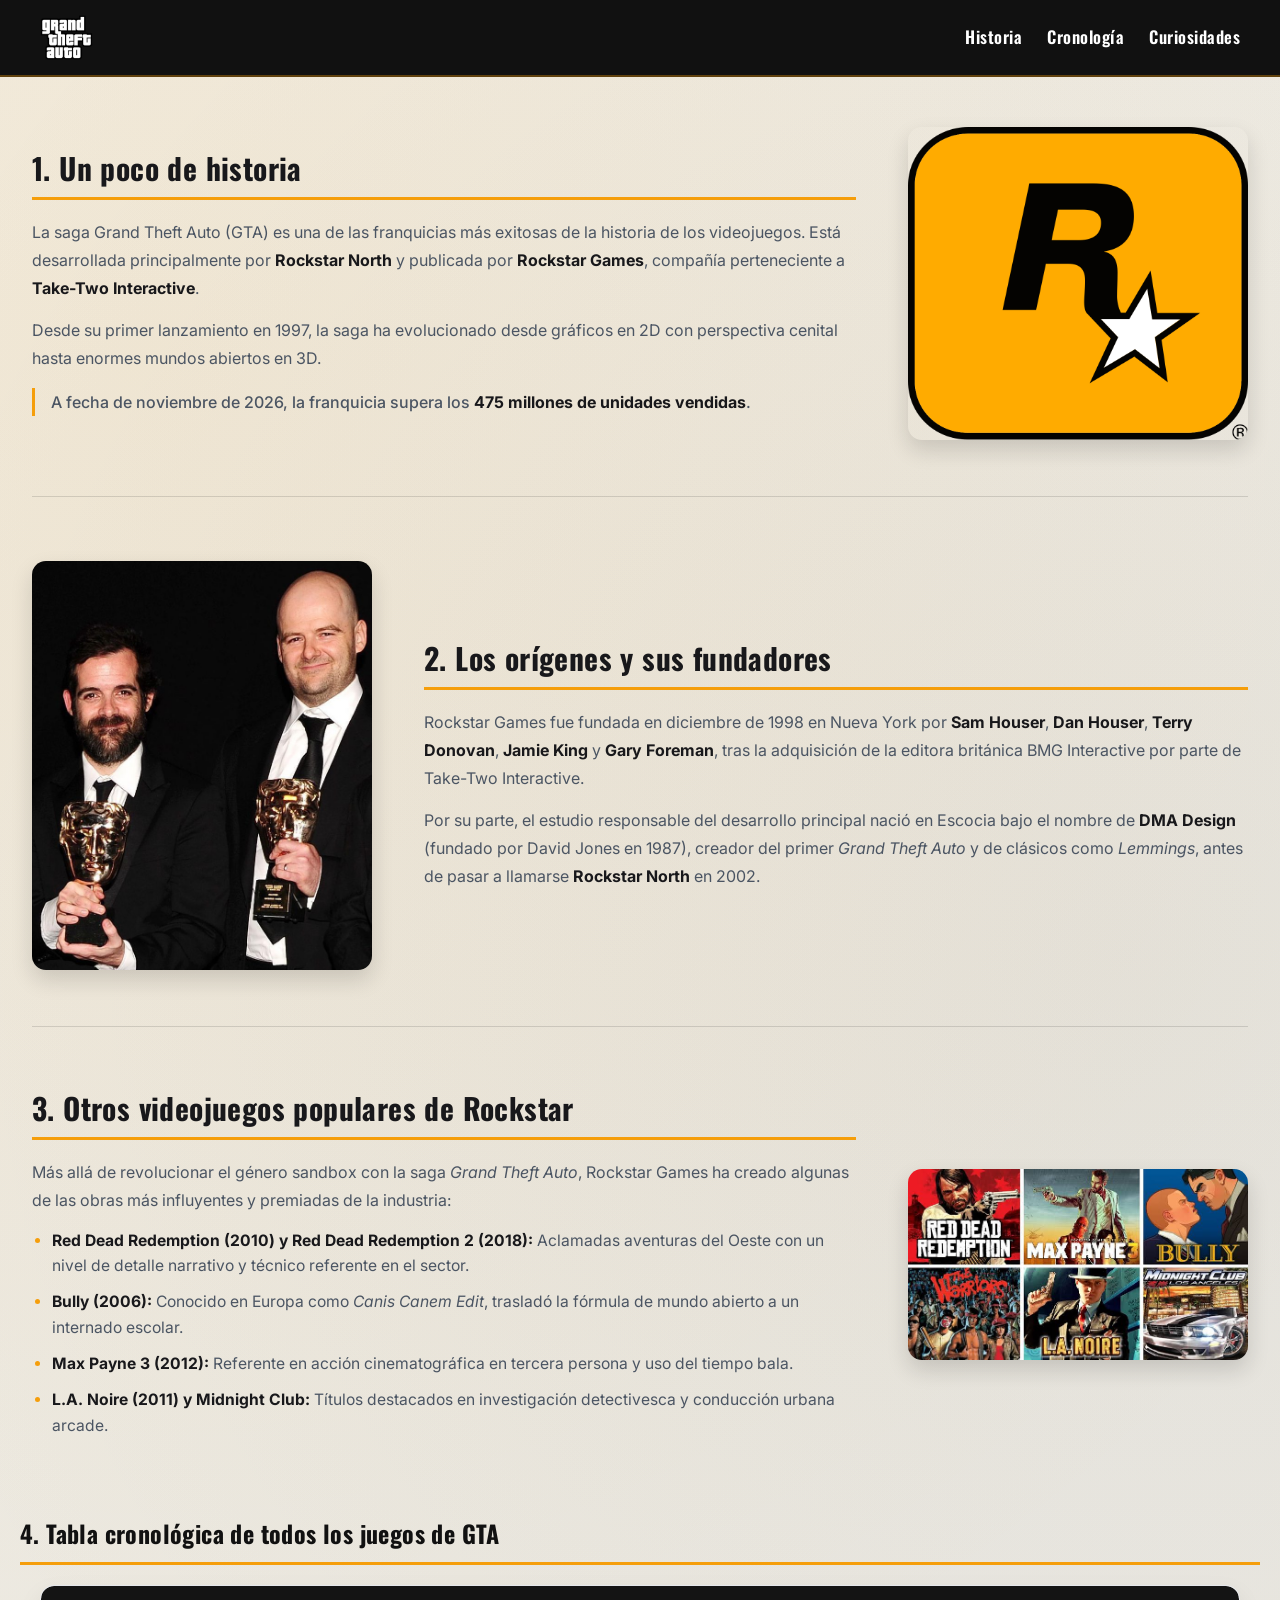
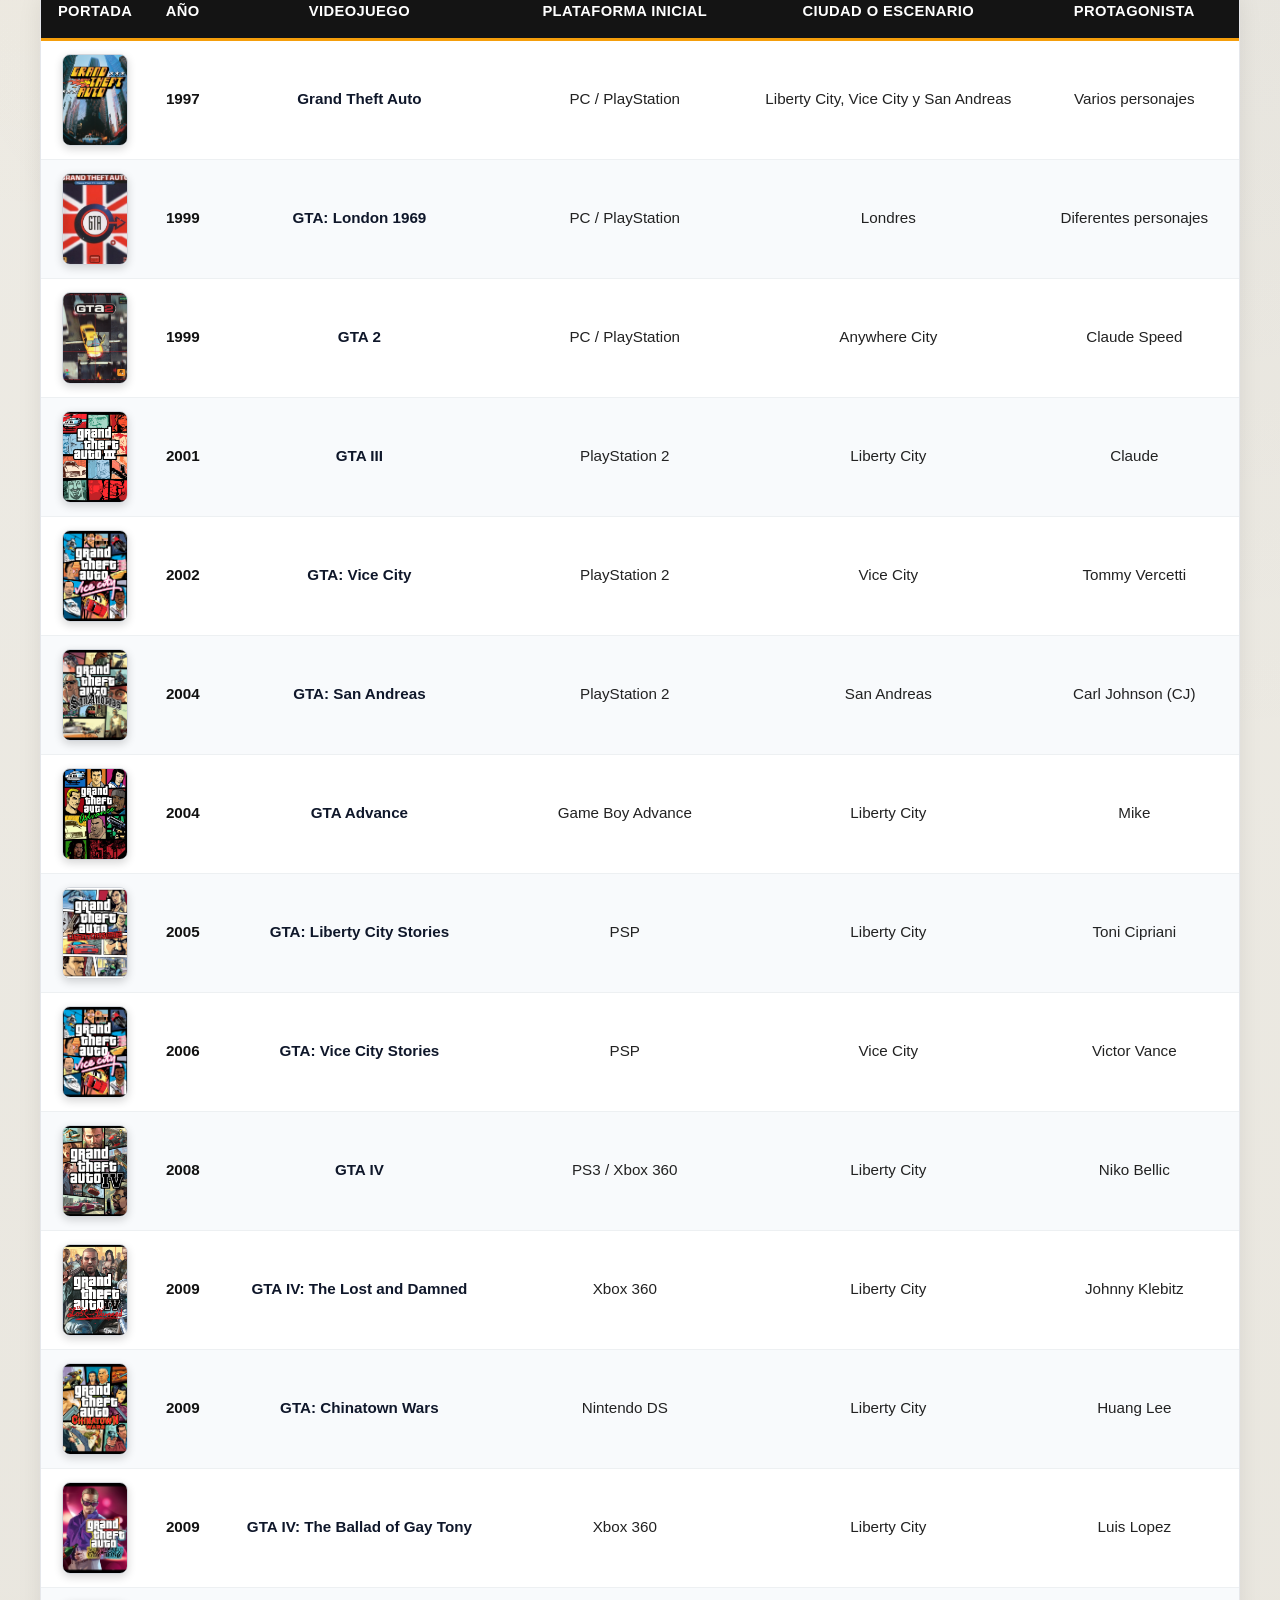
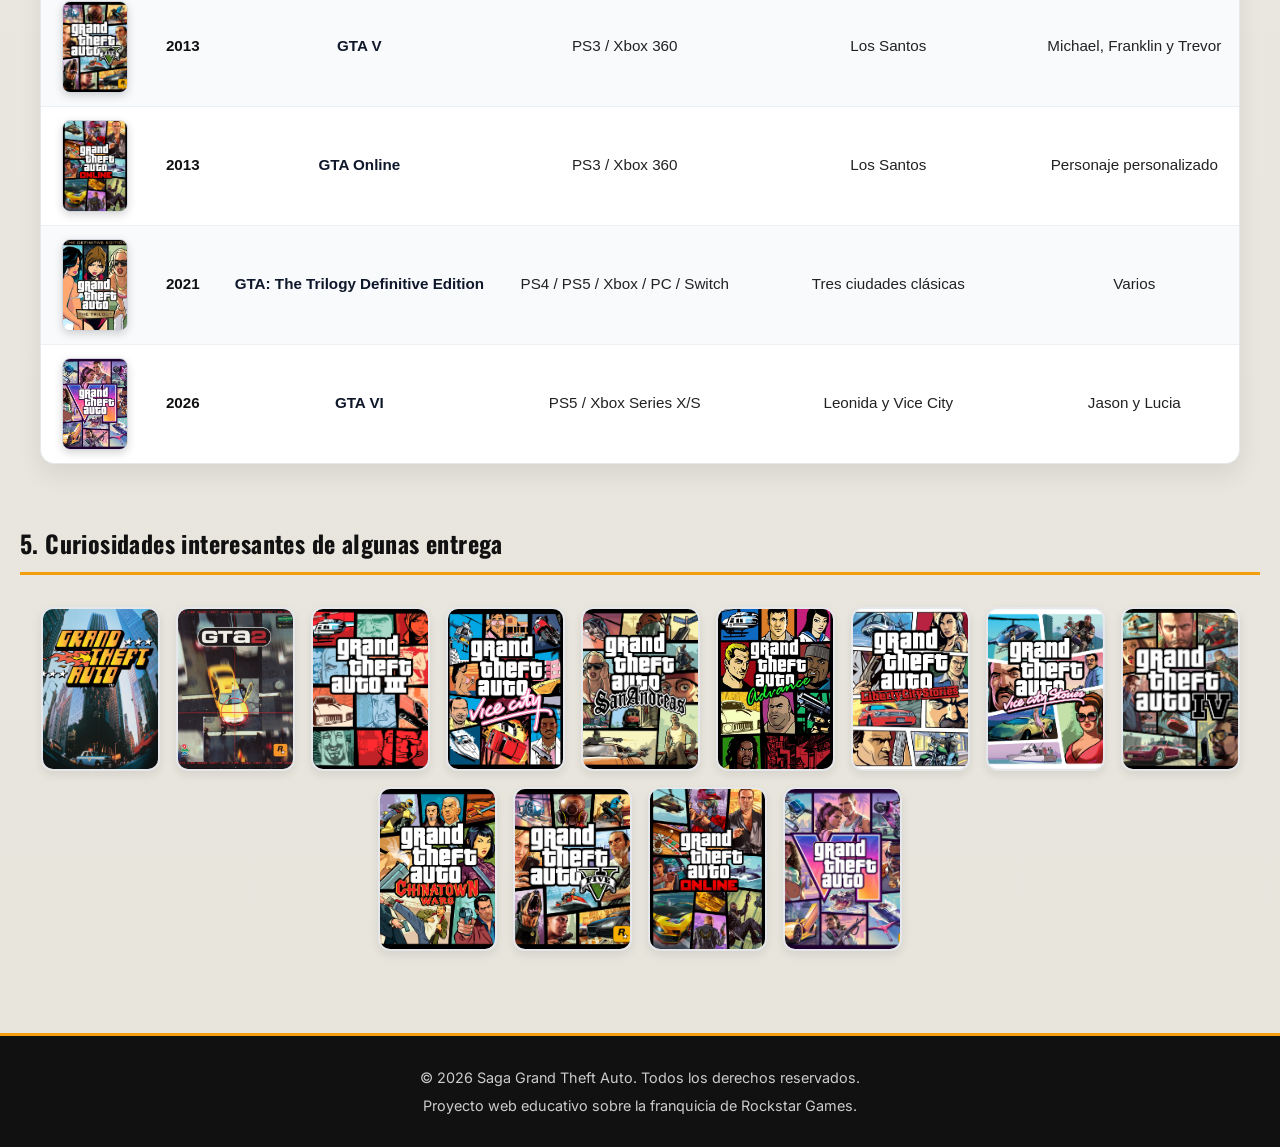
<file: index.html>
<!doctype html>
<html lang="es">

<head>
  <meta charset="UTF-8" />
  <meta name="viewport" content="width=device-width, initial-scale=1.0" />
  <title>Saga Grand Theft Auto - Inicio</title>
  <!--Enlace de fuentes y css-->
  <link rel="preconnect" href="https://fonts.googleapis.com" />
  <link rel="preconnect" href="https://fonts.gstatic.com" crossorigin />
  <link href="https://fonts.googleapis.com/css2?family=Inter:wght@400;600;700&family=Oswald:wght@600;700&display=swap"
    rel="stylesheet" />
  <link rel="stylesheet" href="css/styles.css" />
  <link rel="stylesheet" href="css/historia.css">
  <link rel="stylesheet" href="css/cronologia.css" />
  <link rel="stylesheet" href="css/curiosidades.css" />
</head>

<body>
  <!--Div que muestra el header por componente-->
  <div id="header-placeholder"></div>

  <!--Div que muestra la historia por componente-->
  <div id="historia-placeholder"></div>

  <!--Div que muestra la cronologia por componente-->
  <div id="cronologia-placeholder"></div>

  <!--Div que muestra el footer por componente-->
  <div id="footer-placeholder"></div>

  <!--Añadimos los script-->
  <script src="js/layout.js"></script>
  <script src="js/index-historia.js"></script>
  <script src="js/index-cronologia.js"></script>
  <script src="js/curiosidades.js"></script>
</body>

</html>
</file>
<file: css/styles.css>
*,
*::before,
*::after {
  box-sizing: border-box;
  margin: 0;
  padding: 0;
}

/* VARIABLES DE COLOR Y FUENTES */
:root {
  --fuente-titulo: "Oswald", Arial, sans-serif;
  --fuente-cuerpo: "Inter", Arial, sans-serif;

  --fondo-pagina: #eceae4;
  --fondo-superficie: #f7f6f2;
  --fondo-oscuro: #111111;
  --fondo-oscuro-elevado: #191919;

  --texto-principal: #18181b;
  --texto-secundario: #4b5563;
  --texto-claro: #ffffff;
  --texto-muted-claro: #cccccc;

  --acento: #f59e0b;
  --acento-hover: #d97706;
  --borde-suave: #d6d3cb;
}

html {
  scroll-behavior: smooth;
  font-size: 16px;
}

body {
  font-family: var(--fuente-cuerpo);
  color: var(--texto-principal);
  line-height: 1.6;
  background-color: var(--fondo-pagina);
  background-image:
    radial-gradient(circle at 12% 8%, rgba(245, 158, 11, 0.09), transparent 36%),
    radial-gradient(circle at 88% 22%, rgba(17, 17, 17, 0.05), transparent 40%),
    linear-gradient(180deg, #f1efe9 0%, #e7e4dc 100%);
  min-height: 100vh;
}

h1,
h2,
h3,
caption {
  font-family: var(--fuente-titulo);
  letter-spacing: 0.4px;
}

p {
  color: var(--texto-principal);
}

/* HEADER */
.main-header {
  display: flex;
  justify-content: space-between;
  align-items: center;
  padding: 15px 40px;
  background-color: var(--fondo-oscuro);
  color: var(--texto-claro);
  border-bottom: 2px solid rgba(245, 158, 11, 0.35);
}

.logo img {
  height: 45px;
  width: auto;
  display: block;
}

.main-nav ul {
  list-style: none;
  display: flex;
  gap: 25px;
}

.main-nav a {
  color: var(--texto-claro);
  text-decoration: none;
  font-family: var(--fuente-titulo);
  font-weight: 600;
  font-size: 1.05rem;
  letter-spacing: 0.5px;
  transition: color 0.3s ease;
}

.main-nav a:hover {
  color: var(--acento);
}

/* FOOTER */
.main-footer {
  background-color: var(--fondo-oscuro);
  color: var(--texto-muted-claro);
  text-align: center;
  padding: 25px 20px;
  font-family: var(--fuente-cuerpo);
  font-size: 0.9rem;
  border-top: 3px solid var(--acento);
}

.main-footer p {
  margin: 5px 0;
  color: var(--texto-muted-claro);
}

/* RESPONSIVE GLOBAL (TABLET Y MÓVIL) */
@media (max-width: 768px) {
  .main-header {
    flex-direction: column;
    gap: 14px;
    padding: 16px 20px;
  }

  .main-nav ul {
    gap: 16px;
    flex-wrap: wrap;
    justify-content: center;
  }

  .main-nav a {
    font-size: 0.98rem;
  }

  .main-footer {
    padding: 20px 15px;
    font-size: 0.85rem;
  }
}
</file>
<file: css/historia.css>
/* CONTENEDOR GENERAL */
#contenido-historia {
  width: calc(100% - 64px);
  margin: 50px 32px 75px 32px;
  display: flex;
  flex-direction: column;
  gap: 64px;
}

/* FILA ALTERNADA: TEXTO - IMAGEN / IMAGEN - TEXTO */
.historia-paso {
  display: flex;
  align-items: center;
  justify-content: space-between;
  gap: 52px;
  padding-bottom: 56px;
  border-bottom: 1px solid rgba(24, 24, 27, 0.14);
}

.historia-paso:last-child {
  border-bottom: none;
  padding-bottom: 0;
}

.historia-paso.es-invertido {
  flex-direction: row-reverse;
}

/* TEXTO */
.historia-texto {
  flex: 1 1 56%;
}

.paso-numero {
  display: inline-block;
  font-family: var(--fuente-titulo, Arial, sans-serif);
  font-size: 1rem;
  font-weight: 700;
  color: var(--acento, #f59e0b);
  letter-spacing: 2px;
  margin-bottom: 4px;
}

.historia-texto h2 {
  font-size: 1.85rem;
  color: var(--texto-principal, #18181b);
  margin-bottom: 18px;
  padding-bottom: 10px;
  border-bottom: 3px solid var(--acento, #f59e0b);
  line-height: 1.2;
}

.historia-texto p {
  font-size: 1rem;
  line-height: 1.75;
  color: var(--texto-secundario, #4b5563);
  margin-bottom: 14px;
}

.historia-texto p:last-child {
  margin-bottom: 0;
}

.historia-texto strong {
  color: var(--texto-principal, #18181b);
}

.paso-destacado {
  margin-top: 16px;
  padding-left: 16px;
  border-left: 3px solid var(--acento, #f59e0b);
  color: var(--texto-principal, #18181b);
  font-weight: 500;
}

/* LISTA DEL TERCER BLOQUE */
.lista-juegos-rockstar {
  margin-top: 14px;
  padding-left: 20px;
  display: flex;
  flex-direction: column;
  gap: 10px;
}

.lista-juegos-rockstar li {
  font-size: 0.98rem;
  line-height: 1.65;
  color: var(--texto-secundario, #4b5563);
}

.lista-juegos-rockstar li::marker {
  color: var(--acento, #f59e0b);
  font-weight: bold;
}

/* IMÁGENES CUADRADAS/RECTANGULARES CON BORDER-RADIUS */
.historia-imagen {
  flex: 0 0 340px;
}

.historia-imagen img {
  width: 100%;
  height: auto;
  border-radius: 14px;
  display: block;
  box-shadow: 0 10px 22px rgba(0, 0, 0, 0.14);
}

/* RESPONSIVE HISTORIA */
@media (max-width: 850px) {
  #contenido-historia {
    width: calc(100% - 32px);
    margin: 32px 16px 50px 16px;
    gap: 40px;
  }

  .historia-paso,
  .historia-paso.es-invertido {
    flex-direction: column;
    gap: 24px;
    padding-bottom: 36px;
  }

  .historia-texto {
    flex: 1 1 100%;
    width: 100%;
  }

  .historia-texto h2 {
    font-size: 1.5rem;
  }

  .historia-imagen {
    flex: 1 1 auto;
    width: 100%;
    max-width: 360px;
    margin: 0 auto;
  }

  .historia-imagen img {
    width: 100%;
    height: auto;
  }
}
</file>
<file: css/cronologia.css>
/* TÍTULO DE LA TABLA */
caption {
  caption-side: top;
  font-size: 1.6rem;
  font-weight: bold;
  color: #111111;
  margin-bottom: 22px;
  text-align: center;
  letter-spacing: 0.3px;
}

/* TABLA A ANCHO COMPLETO */
table {
  width: calc(100% - 40px);
  margin: 0 20px 50px 20px;
  font-family: Arial, sans-serif;
  border-collapse: separate;
  border-spacing: 0;
  background-color: #ffffff;
  border: 1px solid #e5e7eb;
  border-radius: 14px;
  box-shadow: 0 10px 25px rgba(0, 0, 0, 0.08);
  overflow: hidden;
}

/* CABECERA */
thead {
  background-color: #141414;
  color: #ffffff;
  border-bottom: 3px solid #f59e0b;
}

th {
  padding: 14px 16px;
  text-align: center;
  font-weight: bold;
  font-size: 0.92rem;
  text-transform: uppercase;
  letter-spacing: 0.4px;
  white-space: nowrap;
  border-bottom: 3px solid #f59e0b;
}

thead tr th:first-child {
  border-top-left-radius: 13px;
}

thead tr th:last-child {
  border-top-right-radius: 13px;
}

/* CELDAS Y FILAS */
td {
  padding: 13px 16px;
  text-align: center;
  font-size: 0.95rem;
  color: #222222;
  border-bottom: 1px solid #edf0f2;
  vertical-align: middle;
  transition: background-color 0.2s ease;
}

tbody tr:last-child td {
  border-bottom: none;
}

tbody tr:last-child td:first-child {
  border-bottom-left-radius: 13px;
}

tbody tr:last-child td:last-child {
  border-bottom-right-radius: 13px;
}

tbody tr:nth-child(even) td {
  background-color: #f8fafc;
}

tbody tr:hover td {
  background-color: #fef3c7;
}

/* DESTACAR AÑO Y NOMBRE DEL JUEGO */
tbody tr td:nth-child(2) {
  font-weight: bold;
  color: #111111;
}

tbody tr td:nth-child(3) {
  font-weight: 600;
  color: #0f172a;
}

/* IMÁGENES DE PORTADA */
table img {
  width: 66px;
  height: 92px;
  object-fit: cover;
  border-radius: 8px;
  border: 1px solid #d1d5db;
  display: block;
  box-shadow: 0 3px 8px rgba(0, 0, 0, 0.16);
  transition: transform 0.2s ease, box-shadow 0.2s ease;
  margin: 0 auto;
}

tbody tr:hover img {
  transform: scale(1.05);
  box-shadow: 0 6px 14px rgba(0, 0, 0, 0.24);
}

/* RESPONSIVE SOLO TABLA */
@media (max-width: 768px) {
  caption {
    font-size: 1.25rem;
    margin-bottom: 14px;
  }

  table {
    width: calc(100% - 16px);
    margin: 0 8px 36px 8px;
    border-radius: 10px;
  }

  th {
    padding: 6px 3px;
    font-size: 0.62rem;
    letter-spacing: 0;
    white-space: normal;
  }

  td {
    padding: 6px 3px;
    font-size: 0.65rem;
    line-height: 1.2;
  }

  table img {
    width: 30px;
    height: 42px;
    border-radius: 4px;
  }
}

/* RESPONSIVE SOLO TABLA - MÓVIL */
@media (max-width: 576px) {
  caption {
    font-size: 1.1rem;
    margin-bottom: 12px;
  }

  table {
    width: calc(100% - 10px);
    margin: 0 5px 30px 5px;
    border-radius: 8px;
  }

  th {
    padding: 5px 2px;
    font-size: 0.52rem;
    letter-spacing: 0;
    white-space: normal;
  }

  td {
    padding: 5px 2px;
    font-size: 0.56rem;
    line-height: 1.15;
  }

  table img {
    width: 24px;
    height: 34px;
    border-radius: 3px;
  }
}
</file>
<file: css/curiosidades.css>
/* BLOQUE DE CURIOSIDADES */
.curiosidades-bloque {
  width: calc(100% - 40px);
  margin: 40px 20px 60px 20px;
  font-family: Arial, sans-serif;
}

.curiosidades-bloque h2 {
  font-size: 1.5rem;
  color: #111111;
  margin-bottom: 20px;
  padding-bottom: 10px;
  border-bottom: 3px solid #f59e0b;
}

/* FILA DE PORTADAS CENTRADA */
.carrusel-pista {
  display: flex;
  justify-content: center;
  flex-wrap: wrap;
  gap: 16px;
  padding: 12px 6px;
  width: 100%;
}

.carrusel-pista::-webkit-scrollbar {
  display: none;
}

.portada-card {
  flex: 0 0 auto;
  padding: 0;
  border: 2px solid #e5e7eb;
  border-radius: 12px;
  background-color: #ffffff;
  cursor: pointer;
  overflow: hidden;
  box-shadow: 0 4px 10px rgba(0, 0, 0, 0.08);
  transition: transform 0.22s ease, border-color 0.22s ease, box-shadow 0.22s ease;
}

.portada-card:hover {
  transform: translateY(-5px);
  border-color: #f59e0b;
  box-shadow: 0 8px 18px rgba(0, 0, 0, 0.16);
}

.portada-card.is-selected {
  border-color: #f59e0b;
  transform: translateY(-5px);
  box-shadow: 0 0 0 3px rgba(245, 158, 11, 0.35);
}

.portada-card img {
  width: 115px;
  height: 160px;
  object-fit: cover;
  display: block;
}

/* TARJETA DESPLEGABLE */
.panel-desplegable {
  margin-top: 10px;
}

.detalle-juego {
  display: relative;
  gap: 24px;
  align-items: center;
  background-color: #141414;
  color: #ffffff;
  border: 1px solid #262626;
  border-left: 5px solid #f59e0b;
  border-radius: 14px;
  box-shadow: 0 12px 26px rgba(0, 0, 0, 0.16);

  /* Estado cerrado por defecto */
  max-height: 0;
  opacity: 0;
  overflow: hidden;
  padding: 0 24px;
  margin: 0;
  border-width: 0;
  transform: translateY(-10px);
  pointer-events: none;
  transition:
    max-height 0.4s ease,
    opacity 0.3s ease,
    transform 0.35s ease,
    padding 0.35s ease,
    margin 0.35s ease;
}

.detalle-juego.is-open {
  max-height: 400px;
  opacity: 1;
  padding: 24px;
  margin-top: 16px;
  border-width: 1px;
  border-left-width: 5px;
  transform: translateY(0);
  pointer-events: auto;
}

.detalle-juego[hidden] {
  display: none;
}

.detalle-juego img {
  width: 120px;
  height: 165px;
  object-fit: cover;
  border-radius: 10px;
  border: 1px solid #3f3f46;
  flex-shrink: 0;
}

.detalle-texto {
  position: static;
  flex: 1;
  padding-right: 32px;
}

.detalle-texto h3 {
  font-size: 1.35rem;
  margin-bottom: 10px;
  color: #ffffff;
  display: flex;
  align-items: center;
  gap: 10px;
}

.anio-tag {
  background-color: #f59e0b;
  color: #111111;
  font-size: 0.8rem;
  font-weight: bold;
  padding: 3px 10px;
  border-radius: 999px;
}

.detalle-texto p {
  margin-bottom: 8px;
  line-height: 1.55;
  color: #e5e7eb;
}

.detalle-texto p:last-child {
  margin-bottom: 0;
}

.detalle-texto strong {
  color: #fbbf24;
}

.cerrar-detalle {
  position: absolute;
  top: 14px;
  right: 14px;
  width: 32px;
  height: 32px;
  border: none;
  border-radius: 50%;
  background-color: #262626;
  color: #ffffff;
  font-size: 1.25rem;
  line-height: 1;
  cursor: pointer;
  transition: background-color 0.2s ease, color 0.2s ease;
}

.cerrar-detalle:hover {
  background-color: #f59e0b;
  color: #111111;
}

/* RESPONSIVE CURIOSIDADES (TABLET Y MÓVIL) */
@media (max-width: 768px) {
  .curiosidades-bloque {
    width: calc(100% - 20px);
    margin: 24px 10px 16px 10px;
    box-sizing: border-box;
  }

  .curiosidades-bloque h2 {
    font-size: 1.3rem;
  }

  .carrusel-pista {
    gap: 10px;
    padding: 10px 2px;
  }

  .portada-card img {
    width: 76px;
    height: 106px;
  }

  .detalle-juego.is-open {
    max-height: 1200px;
    min-height: 460px;
    padding: 24px 16px 28px 16px;
    margin-top: 12px;
    margin-bottom: 12px;
    flex-direction: column;
    text-align: center;
    gap: 14px;
  }

  .detalle-juego img {
    width: 100px;
    height: 140px;
    margin: 0 auto;
  }

  .detalle-texto {
    width: 100%;
    padding-right: 0;
  }

  .detalle-texto h3 {
    justify-content: center;
    flex-wrap: wrap;
    font-size: 1.15rem;
    padding: 0 28px;
  }

  .detalle-texto p {
    font-size: 0.92rem;
    line-height: 1.5;
  }
}

/* AJUSTE FINO MÓVIL ESTRECHO */
@media (max-width: 576px) {
  .curiosidades-bloque {
    width: calc(100% - 14px);
    margin: 18px 7px 12px 7px;
  }

  .portada-card img {
    width: 66px;
    height: 92px;
  }

  .detalle-juego.is-open {
    max-height: 1400px;
    min-height: 500px;
    padding: 20px 12px 24px 12px;
    margin-top: 10px;
    margin-bottom: 10px;
  }

  .detalle-juego img {
    width: 90px;
    height: 126px;
  }

  .detalle-texto h3 {
    font-size: 1.05rem;
  }

  .detalle-texto p {
    font-size: 0.88rem;
  }
}
</file>
